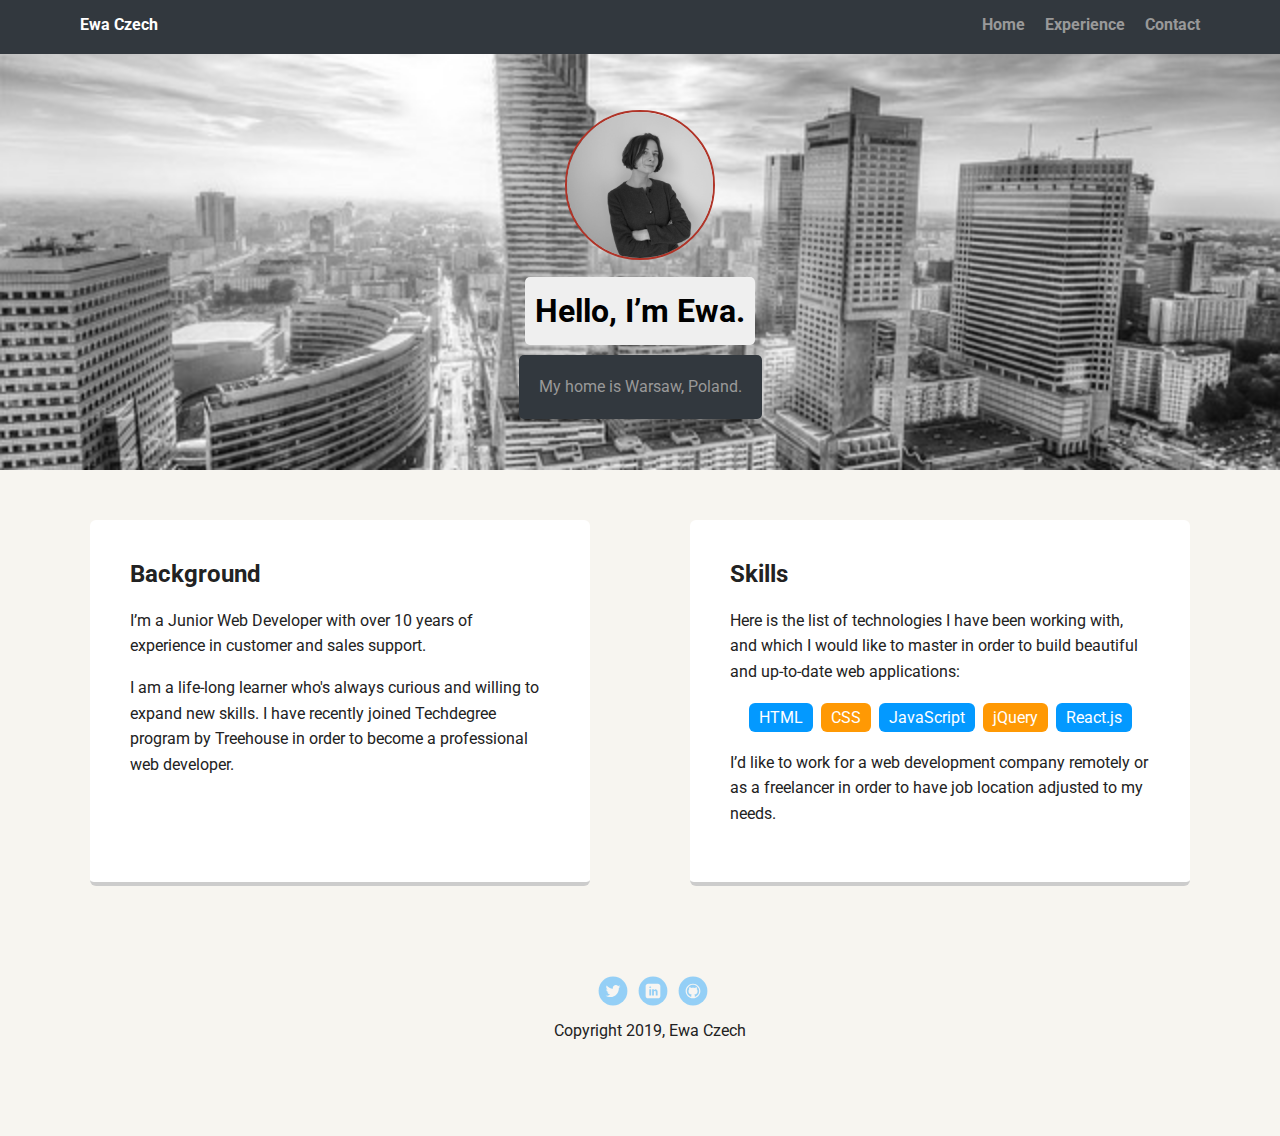
<file: index.html>
<!doctype html>
<html lang="en">
<head>
  <meta charset="utf-8">
  <title>Ewa Czech's Profile</title>
  <meta name="viewport" content="width=device-width, initial-scale=1.0">
  <link rel="stylesheet" href="styles.css">
  <link href="https://fonts.googleapis.com/css?family=Muli%7CRoboto:400,300,500,700,900" rel="stylesheet"></head>
  <body>

    <nav class="main-nav">
        <ul class="nav">
          <li class="name">Ewa Czech</li>
          <li><a href="index.html">Home</a></li>
          <li><a href="experience.html">Experience</a></li>
          <li><a href="contact.html">Contact</a></li>
        </ul>
    </nav>

    <header>
      <img src="images/me.jpg" alt="Picture of Ewa Czech" class="profile-image">
      <h1 class="tag name">Hello, I’m Ewa.</h1>
      <p class="tag location">My home is Warsaw, Poland.</p>
    </header>

    <main class="flex">
      <article class="card">
        <h2>Background</h2>
        <p>I’m a Junior Web Developer with over 10 years of experience in customer and sales support.</p>
        <p>I am a life-long learner who's always curious and willing to expand new skills. I have recently joined Techdegree program by Treehouse in order to become a professional web developer. </p>
      </article>

      <article class="card">
        <h2>Skills</h2>
        <p>Here is the list of technologies I have been working with, and which I would like to master in order to build beautiful and up-to-date web applications:</p>
        <ul class="skills">
          <li>HTML</li>
          <li>CSS</li>
          <li>JavaScript</li>
          <li>jQuery</li>
          <li>React.js</li>
        </ul>
        <p>I’d like to work for a web development company remotely or as a freelancer in order to have job location adjusted to my needs.</p>
      </article>

    </main>
    <footer>
      <ul>
        <li><a href="https://twitter.com/letscodemama" target="_blank" class="social twitter">Twitter</a></li>
        <li><a href="https://www.linkedin.com/in/ewa-czech/" target="_blank" class="social linkedin">LinkedIn</a></li>
        <li><a href="https://github.com/eaczechova" target="_blank" class="social github">Github</a></li>
      </ul>
      <p class="copyright">Copyright 2019, Ewa Czech</p>
    </footer>
  </body>
  </html>
</file>
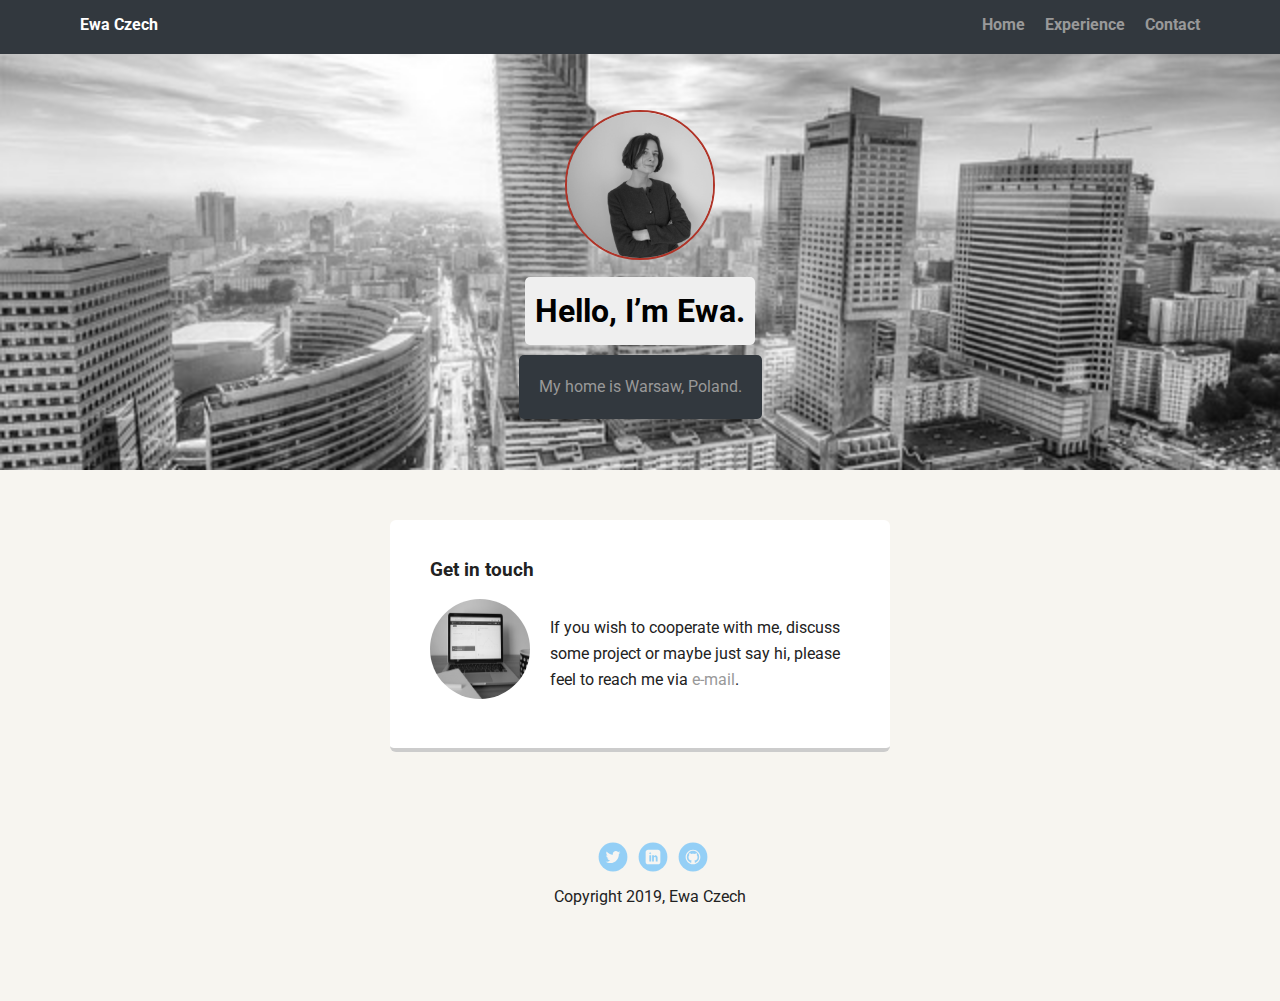
<file: contact.html>
<!doctype html>
<html lang="en">
<head>
  <meta charset="utf-8">
  <title>Ewa Czech's Profile</title>
  <meta name="viewport" content="width=device-width, initial-scale=1.0">
  <link rel="stylesheet" href="styles.css">
  <link href="https://fonts.googleapis.com/css?family=Muli%7CRoboto:400,300,500,700,900" rel="stylesheet"></head>
  <body>

    <nav class="main-nav">
        <ul class="nav">
          <li class="name">Ewa Czech</li>
          <li><a href="index.html">Home</a></li>
          <li><a href="experience.html">Experience</a></li>
          <li><a href="contact.html">Contact</a></li>
        </ul>
    </nav>

    <header>
      <img src="images/me.jpg" alt="Picture of Ewa Czech" class="profile-image">
      <h1 class="tag name">Hello, I’m Ewa.</h1>
      <p class="tag location">My home is Warsaw, Poland.</p>
    </header>

    <main class="flex">
      <article class="card">
        <h3>Get in touch</h3>
        <div class="flex">
          <img src="images/workspace.jpg" alt="My workplace" class="contact-image">
          <p>If you wish to cooperate with me, discuss some project or maybe just say hi, please feel to reach me via <a href="mailto:ewa.czech@hotmail.com?Subject=Hello%20Ewa">e-mail</a>.</p>
        </div>
      </article>
    </main>
    <footer>
      <ul>
        <li><a href="https://twitter.com/letscodemama" target="_blank" class="social twitter">Twitter</a></li>
        <li><a href="https://www.linkedin.com/in/ewa-czech/" target="_blank" class="social linkedin">LinkedIn</a></li>
        <li><a href="https://github.com/eaczechova" target="_blank" class="social github">Github</a></li>
      </ul>
      <p class="copyright">Copyright 2019, Ewa Czech</p>
    </footer>
  </body>
  </html>
</file>
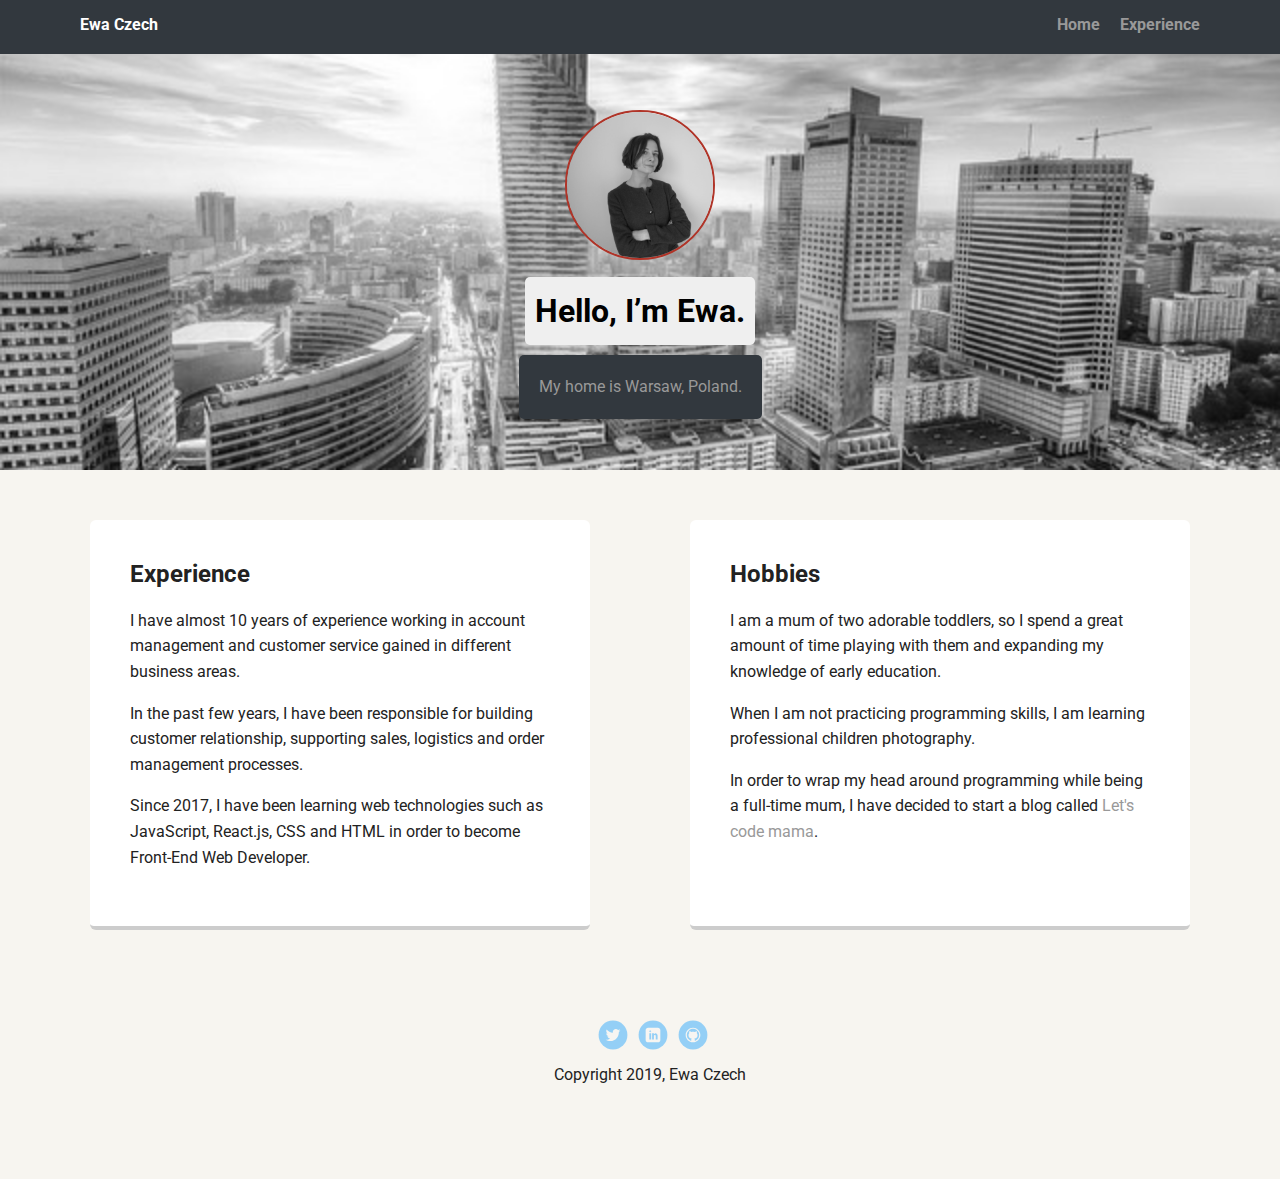
<file: experience.html>
<!doctype html>
<html lang="en">
<head>
  <meta charset="utf-8">
  <title>Experience</title>
  <meta name="viewport" content="width=device-width, initial-scale=1.0">
  <link rel="stylesheet" href="styles.css">
  <link href="https://fonts.googleapis.com/css?family=Muli%7CRoboto:400,300,500,700,900" rel="stylesheet"></head>
  <body>

    <nav class="main-nav">
        <ul class="nav">
          <li class="name">Ewa Czech</li>
          <li><a href="index.html">Home</a></li>
          <li><a href="experience.html">Experience</a></li>
        </ul>
    </nav>

    <header>
      <img src="images/me.jpg" alt="Picture of Ewa Czech" class="profile-image">
      <h1 class="tag name">Hello, I’m Ewa.</h1>
      <p class="tag location">My home is Warsaw, Poland.</p>
    </header>

    <main class="flex">
      <article class="card">
        <h2>Experience</h2>
        <p>I have almost 10 years of experience working in account management and customer service gained in different business areas.</p>
        <p>In the past few years, I have been responsible for building customer relationship, supporting sales, logistics and order management processes.</p>
        <p>Since 2017, I have been learning web technologies such as JavaScript, React.js, CSS and HTML in order to become Front-End Web Developer.</p>
      </article>

      <article class="card">
        <h2>Hobbies</h2>
        <p>I am a mum of two adorable toddlers, so I spend a great amount of time playing with them and expanding my knowledge of early education.</p>
        <p>When I am not practicing programming skills, I am learning professional children photography.</p>
        <p>In order to wrap my head around programming while being a full-time mum, I have decided to start a blog called <a href="https://letscodemama.com/" target="_blank">Let's code mama</a>.</p>
      </article>

    </main>
    <footer>
      <ul>
        <li><a href="https://twitter.com/letscodemama" target="_blank" class="social twitter">Twitter</a></li>
        <li><a href="https://www.linkedin.com/in/ewa-czech/" target="_blank" class="social linkedin">LinkedIn</a></li>
        <li><a href="https://github.com/eaczechova" target="_blank" class="social github">Github</a></li>
      </ul>
      <p class="copyright">Copyright 2019, Ewa Czech</p>
    </footer>
  </body>
  </html>
</file>
<file: styles.css>
/* Global Layout Set-up */
  * {
    box-sizing: border-box;
  }

  body {
    margin: 0;
    padding: 0;
    text-align: center;
    font-family: 'Roboto', sans-serif;
    color: #222;
    background: #f7f5f0;
  }
  /* Link Styles */

  a {
    text-decoration: none;
    color: #999;
  }
  a:hover {
    color: #6633ff;
  }

  /* Section Styles */

  .main-nav {
    width: 100%;
    background: #32383e;
    min-height: 30px;
    padding: 10px;
    position: fixed;
    text-align: center;
  }
  .nav {
    display: flex;
    justify-content: space-around;
    font-weight: 700;
    list-style-type: none;
    margin: 0 auto;
    padding: 0;
  }

  .nav .name {
      display: block;
      margin-right: auto;
      color: white;
  }
  .nav li {
    padding: 5px 10px 10px 10px;
  }
  .nav a {
    transition: all .5s;
  }
  .nav a:hover {
    color: white
  }

  header {
    text-align: center;
    background: url('images/warsaw.jpeg') no-repeat top center ;
    background-size: cover;
    background-position: center;
    overflow: hidden;
    padding-top: 60px;
  }
  header {
    line-height: 1.5;
  }
  header .profile-image {
    margin-top: 50px;
    width: 150px;
    height: 150px;
    border-radius: 50%;
    border: 2px solid #b03428;
    transition: all .5s ease-in-out;

  }
  header .profile-image:hover {
    transform: scale(1.1);
  }
  .tag {
    background-color: #efefef;
    color: black;
    padding: 10px;
    border-radius: 5px;
    display: table;
    margin: 10px auto;
  }
  .location {
    background-color: #32383e;
    color: #999;
    padding: 20px;
  }
  .card {
    margin: 30px;
    padding: 20px 40px 40px;
    max-width: 500px;
    text-align: left;
    background: #fff;
    border-bottom: 4px solid #ccc;
    border-radius: 6px;
    transition: all .5s;
  }
  .card:hover {
    border-color: #b03428;
  }

  ul.skills {
    padding: 0;
    text-align: center;
  }

  .skills li {
    border-radius: 6px;
    display: inline-block;
    background: #ff9904;
    color: white;
    padding: 5px 10px;
    margin: 2px;
  }

  .skills li:nth-child(odd) {
    background: #0399ff;
  }

  .contact-image {
    width: 100px;
    height: 100px;
    border-radius: 50%;
    margin-right: 20px;
  }

  footer {
    width: 100%;
    min-height: 30px;
    padding: 20px 0 40px 20px;
  }

  footer .copyright {
    top: -8px;
    font-size: .75em;
  }

  footer ul {
    list-style-type: none;
    margin: 0;
    padding: 0;
  }

  footer ul li {
    display: inline-block;
  }

  a.social {
    display: inline-block;
    text-indent: -9999px;
    margin-left: 5px;
    width: 30px;
    height: 30px;
    background-size: 30px 30px;
    opacity: .4;
    transition: all .5s;
  }
  a.twitter {
    background-image: url(images/twitter.svg);
  }
  a.linkedin {
    background-image: url(images/linkedin.svg);
  }
  a.github {
    background-image: url(images/github.svg);
  }
  a.social:hover {
    opacity: 1;
  }
  .clearfix {
    clear: both;
  }

  /* Styles for larger screens */
  @media screen and (min-width: 720px) {

    .flex {
        display: -ms-flexbox;      /* TWEENER - IE 10 */
        display: flex;
        max-width: 1200px;
        -ms-flex-pack: distribute;
        justify-content: space-around;
        margin: 0 auto;
    }

    header {
      min-height: 470px;
    }

    .nav {
      max-width: 1200px;
      padding: 0 30px;
    }


    main {
      padding-top: 20px;
    }

    main p {
      line-height: 1.6em;
    }

    footer {
      font-size: 1.3em;
      max-width: 1200px;
      margin: 40px auto;
    }

  }
</file>
